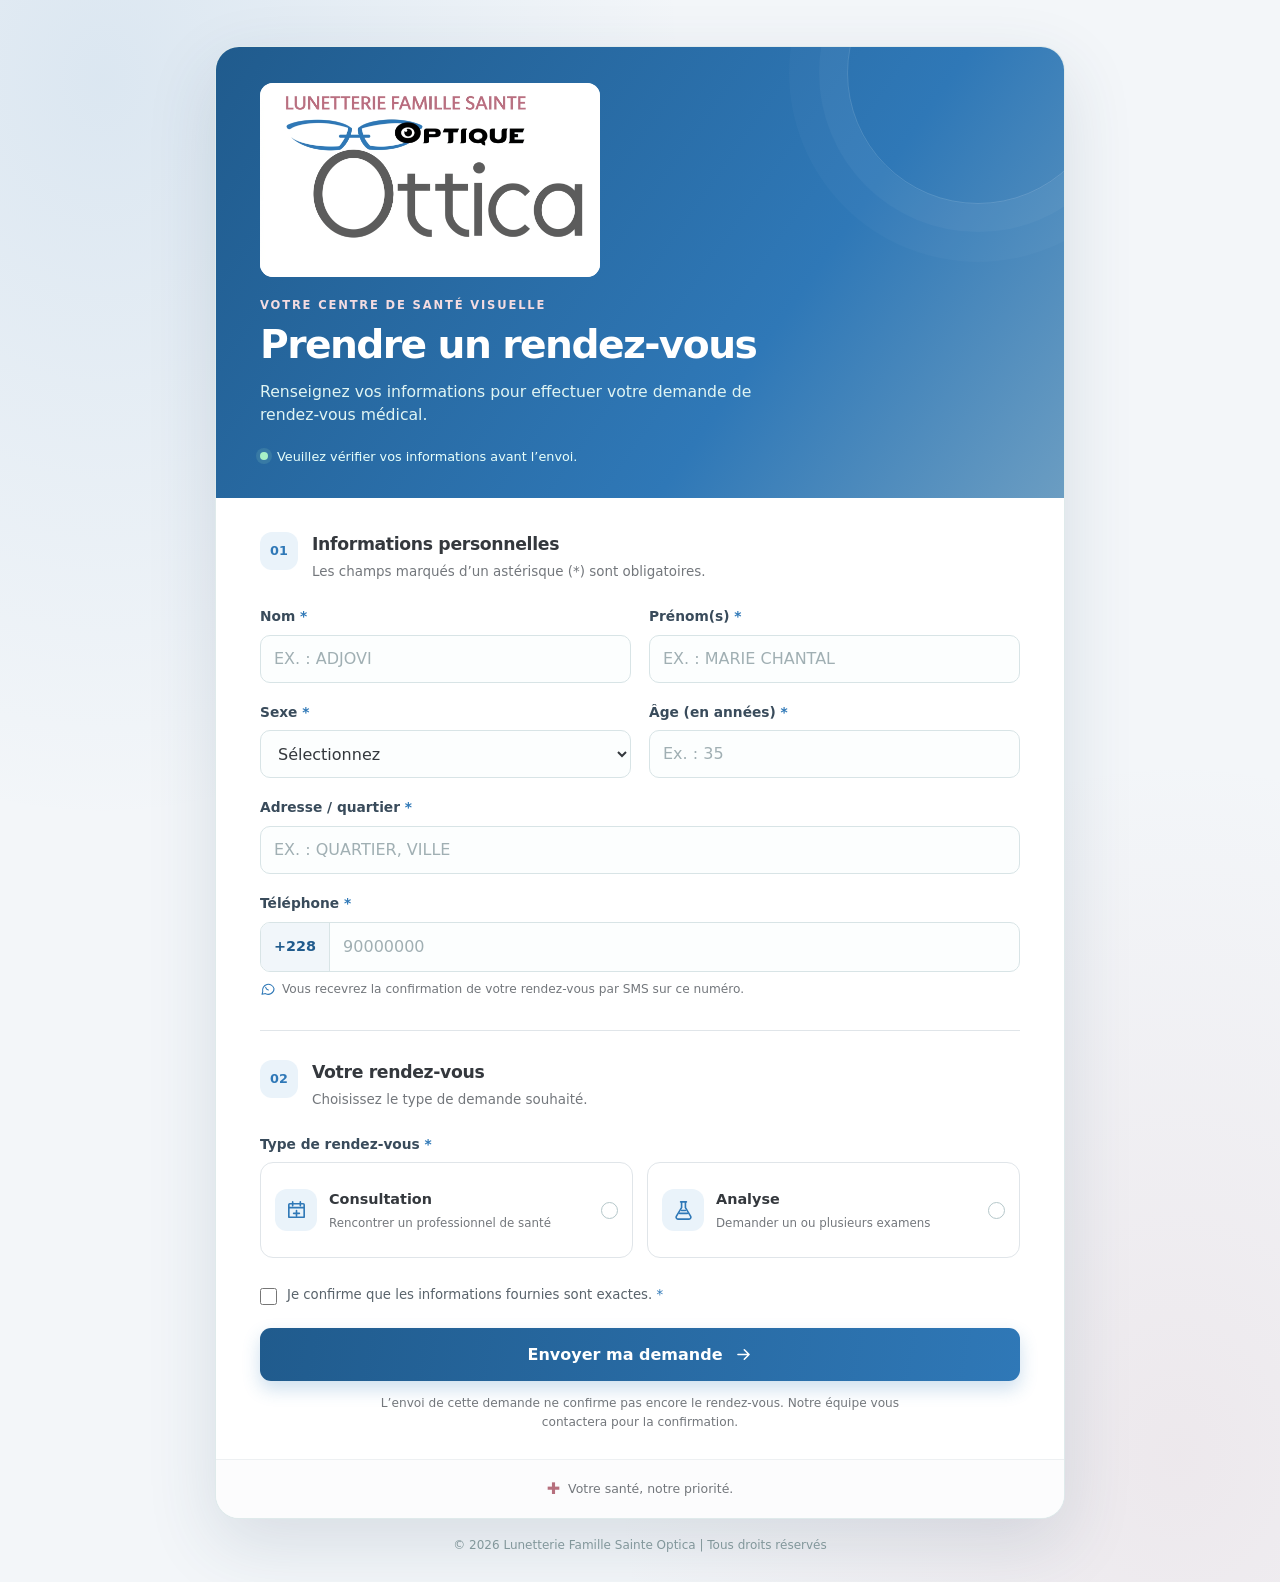
<file: index.html>
<!DOCTYPE html>
<html lang="fr">
<head>
    <meta charset="UTF-8">
    <meta name="viewport" content="width=device-width, initial-scale=1.0">
    <meta name="theme-color" content="#2f78b7">
    <meta name="description" content="Prise de rendez-vous à la Lunetterie Famille Sainte Optica.">
    <title>Prise de rendez-vous | Lunetterie Famille Sainte Optica</title>
    <link rel="icon" type="image/jpeg" href="images/medicine.png">
    <link rel="stylesheet" href="CSS/rendez-vous.css">
    <script src="JS/rendez-vous.js" defer></script>
    </head>
    <body>
    <main class="page-shell">
        <section class="appointment-card" aria-labelledby="page-title">
        <header class="hero">
            <img class="brand-logo" src="images/logo-lunetterie-famille-sainte-optica.jpe" alt="Lunetterie Famille Sainte Optica">
            <p class="eyebrow">VOTRE CENTRE DE SANTÉ VISUELLE</p>
            <h1 id="page-title">Prendre un rendez-vous</h1>
            <p class="hero-copy">Renseignez vos informations pour effectuer votre demande de rendez-vous médical.</p>
            <div class="secure-note">
            <span class="status-dot"></span>
            Veuillez vérifier vos informations avant l’envoi.
            </div>
        </header>

        <form id="appointmentForm" novalidate>
            <div class="form-content">
            <div class="section-heading">
                <span class="section-number">01</span>
                <div>
                <h2>Informations personnelles</h2>
                <p>Les champs marqués d’un astérisque (*) sont obligatoires.</p>
                </div>
            </div>

            <div class="form-grid">
                <div class="field">
                <label for="nom">Nom <span>*</span></label>
                <input id="nom" name="nom" type="text" maxlength="50" autocomplete="family-name" placeholder="Ex. : ADJOVI" required>
                <small class="error-message" id="nomError"></small>
                </div>
                <div class="field">
                <label for="prenom">Prénom(s) <span>*</span></label>
                <input id="prenom" name="prenom" type="text" maxlength="60" autocomplete="given-name" placeholder="Ex. : Marie Chantal" required>
                <small class="error-message" id="prenomError"></small>
                </div>
                <div class="field">
                <label for="sexe">Sexe <span>*</span></label>
                <select id="sexe" name="sexe" required>
                    <option value="">Sélectionnez</option>
                    <option value="F">Féminin</option>
                    <option value="M">Masculin</option>
                    <option value="Autre">Autre / préfère ne pas préciser</option>
                </select>
                <small class="error-message" id="sexeError"></small>
                </div>
                <div class="field">
                <label for="age">Âge (en années) <span>*</span></label>
                <input id="age" name="age" type="number" min="0" max="120" step="1" inputmode="numeric" placeholder="Ex. : 35" required>
                <small class="error-message" id="ageError"></small>
                </div>
                <div class="field field-full">
                <label for="adresse">Adresse / quartier <span>*</span></label>
                <input id="adresse" name="adresse" type="text" maxlength="50" autocomplete="street-address" placeholder="Ex. : quartier, ville" required>
                <small class="error-message" id="adresseError"></small>
                </div>
                <div class="field field-full">
                <label for="telephone">Téléphone <span>*</span></label>
                <div class="phone-input">
                    <span class="phone-prefix" aria-hidden="true">+228</span>
                    <input id="telephone" name="telephone" type="tel" inputmode="numeric" pattern="[0-9]*" autocomplete="tel-national" placeholder="90000000" aria-describedby="smsNote telephoneError" required>
                </div>
                <small class="field-hint" id="smsNote">
                    <svg viewBox="0 0 24 24" aria-hidden="true"><path d="M21 11.5a8.5 8.5 0 0 1-12.7 7.4L3 20l1.1-4.1A8.5 8.5 0 1 1 21 11.5Z"/><path d="M8.5 9.5c.6 2 2 3.4 4 4"/></svg>
                    Vous recevrez la confirmation de votre rendez-vous par SMS sur ce numéro.
                </small>
                <small class="error-message" id="telephoneError"></small>
                </div>
            </div>

            <div class="section-divider"></div>

            <div class="section-heading">
                <span class="section-number">02</span>
                <div>
                <h2>Votre rendez-vous</h2>
                    <p>Choisissez le type de demande souhaité.</p>
                </div>
                </div>

                <fieldset class="appointment-options">
                <legend>Type de rendez-vous <span>*</span></legend>
                <div class="option-grid">
                <label class="choice-card">
                    <input type="radio" name="typeRendezVous" value="Consultation" required>
                    <span class="choice-icon" aria-hidden="true">
                    <svg viewBox="0 0 24 24"><path d="M8 3v4m8-4v4M4 9h16M5 5h14a1 1 0 0 1 1 1v13H4V6a1 1 0 0 1 1-1Z"/><path d="M12 12v6m-3-3h6"/></svg>
                    </span>
                    <span class="choice-text"><strong>Consultation</strong><small>Rencontrer un professionnel de santé</small></span>
                    <span class="radio-indicator"></span>
                </label>
                <label class="choice-card">
                    <input type="radio" name="typeRendezVous" value="Analyse" required>
                    <span class="choice-icon" aria-hidden="true">
                    <svg viewBox="0 0 24 24"><path d="M9 3h6m-5 0v6l-5.5 9.1A2 2 0 0 0 6.2 21h11.6a2 2 0 0 0 1.7-2.9L14 9V3"/><path d="M8 15h8m-6-3h4"/></svg>
                    </span>
                    <span class="choice-text"><strong>Analyse</strong><small>Demander un ou plusieurs examens</small></span>
                    <span class="radio-indicator"></span>
                </label>
                </div>
                <small class="error-message" id="typeRendezVousError"></small>
            </fieldset>

            <section id="analysesSection" class="analyses-panel" hidden aria-labelledby="analysesTitle">
                <div class="analyses-heading">
                <div class="analysis-icon" aria-hidden="true">
                    <svg viewBox="0 0 24 24"><path d="M9 3h6m-5 0v6l-5.5 9.1A2 2 0 0 0 6.2 21h11.6a2 2 0 0 0 1.7-2.9L14 9V3"/><path d="M8 15h8"/></svg>
                </div>
                <div>
                    <h3 id="analysesTitle">Analyses à effectuer</h3>
                    <p>Choisissez une, deux ou trois analyses.</p>
                </div>
                </div>
                <p id="analysesStatus" class="field-hint" role="status" aria-live="polite"></p>
                <div class="form-grid">
                <div class="field">
                    <label for="analyse1">Analyse 1</label>
                    <select id="analyse1" name="analyse1" aria-describedby="analyse1Error">
                    <option value="">Chargement des analyses...</option>
                    </select>
                    <small class="error-message" id="analyse1Error"></small>
                </div>
                <div class="field">
                    <label for="analyse2">Analyse 2</label>
                    <select id="analyse2" name="analyse2" aria-describedby="analyse1Error">
                    <option value="">Chargement des analyses...</option>
                    </select>
                </div>
                <div class="field field-full">
                    <label for="analyse3">Analyse 3</label>
                    <select id="analyse3" name="analyse3" aria-describedby="analyse1Error">
                    <option value="">Chargement des analyses...</option>
                    </select>
                </div>
                </div>
            </section>

            <label class="consent-check">
                <input id="confirmation" name="confirmation" type="checkbox" required>
                <span>Je confirme que les informations fournies sont exactes. <span>*</span></span>
            </label>
            <small class="error-message" id="confirmationError"></small>

            <div class="form-alert" id="formAlert" role="alert" aria-live="polite" hidden></div>

            <button class="submit-button" type="submit">
                <span>Envoyer ma demande</span>
                <svg viewBox="0 0 24 24" aria-hidden="true"><path d="M5 12h14m-6-6 6 6-6 6"/></svg>
            </button>
            <p class="form-footnote">L’envoi de cette demande ne confirme pas encore le rendez-vous. Notre équipe vous contactera pour la confirmation.</p>
            </div>
        </form>
        <footer class="card-footer">
            <span class="footer-cross" aria-hidden="true">✚</span>
            <span>Votre santé, notre priorité.</span>
        </footer>
        </section>
        <p class="page-note">© 2026 Lunetterie Famille Sainte Optica | Tous droits réservés</p>
    </main>
    </body>
</html>
</file>
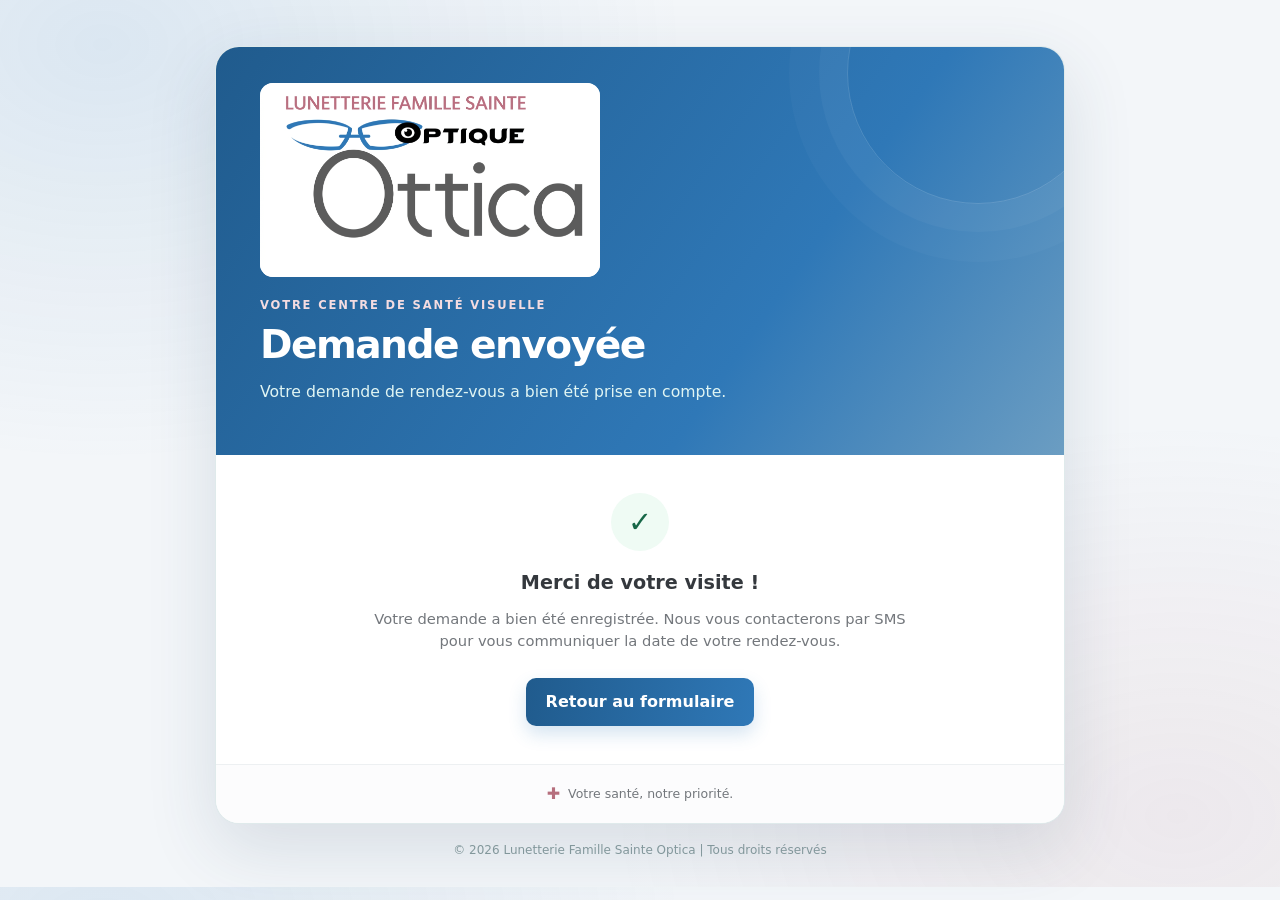
<file: message-confirme.html>
<!DOCTYPE html>
<html lang="fr">
<head>
    <meta charset="UTF-8">
    <meta name="viewport" content="width=device-width, initial-scale=1.0">
    <meta name="theme-color" content="#2f78b7">
    <meta name="description" content="Confirmation de votre demande de rendez-vous.">
    <title>Demande envoyée | Lunetterie Famille Sainte Optica</title>
    <link rel="icon" type="image/jpeg" href="images/medicine.png">
    <link rel="stylesheet" href="CSS/rendez-vous.css">
</head>
<body>
    <main class="page-shell">
        <section class="appointment-card" aria-labelledby="page-title">
            <header class="hero">
                <img class="brand-logo" src="images/logo-lunetterie-famille-sainte-optica.jpe" alt="Lunetterie Famille Sainte Optica">
                <p class="eyebrow">VOTRE CENTRE DE SANTÉ VISUELLE</p>
                <h1 id="page-title">Demande envoyée</h1>
                <p class="hero-copy">Votre demande de rendez-vous a bien été prise en compte.</p>
            </header>

            <div class="confirmation-content">
                <div class="confirmation-icon" aria-hidden="true">✓</div>
                <h2>Merci de votre visite !</h2>
                <p>Votre demande a bien été enregistrée. Nous vous contacterons par SMS pour vous communiquer la date de votre rendez-vous.</p>
                <a class="back-button" href="index.html">Retour au formulaire</a>
            </div>

            <footer class="card-footer">
                <span class="footer-cross" aria-hidden="true">✚</span>
                <span>Votre santé, notre priorité.</span>
            </footer>
        </section>
        <p class="page-note">© 2026 Lunetterie Famille Sainte Optica | Tous droits réservés</p>
    </main>
</body>
</html>
</file>
<file: CSS/rendez-vous.css>
:root {
  --primary: #2f78b7;
  --primary-dark: #205b8d;
  --primary-soft: #eaf3fa;
  --accent: #b66f7d;
  --ink: #34383d;
  --muted: #73777c;
  --line: #e0e5e9;
  --surface: #ffffff;
  --page: #f3f6f9;
  --danger: #bd3e45;
  --shadow: 0 24px 70px rgba(39, 72, 101, .14);
}
* { box-sizing: border-box; }
html { min-width: 320px; }
body {
  margin: 0;
  color: var(--ink);
  background:
    radial-gradient(ellipse at 8% 5%, rgba(47, 120, 183, .12), transparent 35%),
    radial-gradient(ellipse at 92% 92%, rgba(182, 111, 125, .10), transparent 34%),
    var(--page);
  font-family: Inter, ui-sans-serif, system-ui, -apple-system, BlinkMacSystemFont, "Segoe UI", sans-serif;
  line-height: 1.5;
}
button, input, select { font: inherit; }
.page-shell { width: min(100% - 32px, 850px); margin: 46px auto 28px; }
.appointment-card {
  overflow: hidden;
  border: 1px solid rgba(220, 232, 233, .9);
  border-radius: 24px;
  background: var(--surface);
  box-shadow: var(--shadow);
}
.hero {
  position: relative;
  padding: 36px 44px 32px;
  color: white;
  background: linear-gradient(125deg, #205b8d, #2f78b7 65%, #6b9dc2);
}
.hero::after {
  position: absolute;
  right: -45px;
  top: -105px;
  width: 260px;
  height: 260px;
  border: 1px solid rgba(255,255,255,.15);
  border-radius: 50%;
  box-shadow: 0 0 0 28px rgba(255,255,255,.035), 0 0 0 58px rgba(255,255,255,.025);
  content: "";
  pointer-events: none;
}
.brand-logo { display: block; width: min(100%, 340px); height: auto; aspect-ratio: 1.75; margin-bottom: 20px; border-radius: 13px; background: white; object-fit: contain; }
.eyebrow { margin: 0 0 7px; color: #f4dce1; font-size: .72rem; font-weight: 800; letter-spacing: .16em; }
h1 { max-width: 560px; margin: 0; font-size: clamp(1.8rem, 4vw, 2.45rem); line-height: 1.15; letter-spacing: -.04em; }
.hero-copy { max-width: 540px; margin: 13px 0 20px; color: #e0f5f3; font-size: .98rem; }
.secure-note { display: flex; align-items: center; gap: 9px; color: #e7fffb; font-size: .8rem; }
.status-dot { width: 8px; height: 8px; border-radius: 50%; background: #a7f0c6; box-shadow: 0 0 0 4px rgba(167,240,198,.13); }
.form-content { padding: 34px 44px 28px; }
.section-heading { display: flex; align-items: flex-start; gap: 14px; margin-bottom: 24px; }
.section-number {
  display: grid;
  place-items: center;
  flex: 0 0 38px;
  height: 38px;
  border-radius: 12px;
  color: var(--primary);
  background: var(--primary-soft);
  font-size: .8rem;
  font-weight: 800;
}
.section-heading h2 { margin: 0 0 4px; font-size: 1.08rem; letter-spacing: -.02em; }
.section-heading p, .analyses-heading p { margin: 0; color: var(--muted); font-size: .84rem; }
.form-grid { display: grid; grid-template-columns: repeat(2, minmax(0, 1fr)); gap: 19px 18px; }
.field { min-width: 0; }
.field-full { grid-column: 1 / -1; }
.field label, .appointment-options legend {
  display: block;
  margin-bottom: 8px;
  color: #394b5b;
  font-size: .86rem;
  font-weight: 700;
}
.field label > span, .appointment-options legend > span, .consent-check > span > span { color: var(--primary); }
input:not([type="radio"]):not([type="checkbox"]), select {
  width: 100%;
  min-height: 48px;
  padding: 11px 13px;
  border: 1px solid #d8e4e6;
  border-radius: 10px;
  outline: none;
  color: var(--ink);
  background: #fcfefe;
  transition: border-color .18s ease, box-shadow .18s ease, background .18s ease;
}
#nom, #prenom, #adresse { text-transform: uppercase; }
input::placeholder { color: #a0afb3; }
input:focus, select:focus {
  border-color: var(--primary);
  background: white;
  box-shadow: 0 0 0 3px rgba(47,120,183,.14);
}
input[aria-invalid="true"], select[aria-invalid="true"] { border-color: var(--danger); }
.phone-input { display: flex; align-items: center; overflow: hidden; border: 1px solid #d8e4e6; border-radius: 10px; background: #fcfefe; }
.phone-input:focus-within { border-color: var(--primary); box-shadow: 0 0 0 3px rgba(47,120,183,.14); }
.phone-prefix { align-self: stretch; display: grid; place-items: center; padding: 0 13px; border-right: 1px solid #d8e4e6; color: var(--primary-dark); background: #f1f6fa; font-size: .9rem; font-weight: 700; }
.phone-input input:not([type="radio"]):not([type="checkbox"]) { min-width: 0; border: 0; border-radius: 0; box-shadow: none; background: transparent; }
.field-hint { display: flex; align-items: flex-start; gap: 6px; margin-top: 8px; color: var(--muted); font-size: .76rem; }
.field-hint svg { flex: 0 0 16px; width: 16px; height: 16px; margin-top: 1px; fill: none; stroke: var(--primary); stroke-width: 1.6; stroke-linecap: round; stroke-linejoin: round; }
.error-message { display: block; min-height: 0; margin-top: 5px; color: var(--danger); font-size: .76rem; }
.error-message:empty { display: none; }
.section-divider { height: 1px; margin: 32px 0 29px; background: var(--line); }
.appointment-options { min-width: 0; margin: 0; padding: 0; border: 0; }
.appointment-options legend { padding: 0; }
.option-grid { display: grid; grid-template-columns: repeat(2, minmax(0, 1fr)); gap: 14px; }
.choice-card {
  position: relative;
  display: flex;
  align-items: center;
  gap: 12px;
  min-height: 96px;
  padding: 16px 14px;
  border: 1px solid var(--line);
  border-radius: 13px;
  cursor: pointer;
  transition: border-color .18s ease, background .18s ease, box-shadow .18s ease;
}
.choice-card:hover { border-color: #9abbd6; }
.choice-card:has(input:checked) { border-color: var(--primary); background: #f1f7fc; box-shadow: 0 0 0 2px rgba(47,120,183,.09); }
.choice-card input { position: absolute; width: 1px; height: 1px; opacity: 0; }
.choice-card:focus-within { outline: 3px solid rgba(47,120,183,.22); outline-offset: 2px; }
.choice-icon, .analysis-icon { display: grid; place-items: center; flex: 0 0 42px; width: 42px; height: 42px; border-radius: 12px; color: var(--primary); background: var(--primary-soft); }
.choice-icon svg, .analysis-icon svg { width: 23px; height: 23px; fill: none; stroke: currentColor; stroke-width: 1.7; stroke-linecap: round; stroke-linejoin: round; }
.choice-text { display: flex; flex: 1; flex-direction: column; gap: 4px; }
.choice-text strong { font-size: .9rem; }
.choice-text small { color: var(--muted); font-size: .74rem; line-height: 1.4; }
.radio-indicator { flex: 0 0 17px; width: 17px; height: 17px; border: 1.5px solid #b5c7ca; border-radius: 50%; }
.choice-card:has(input:checked) .radio-indicator { border: 5px solid var(--primary); }
.analyses-panel { margin-top: 22px; padding: 22px; border: 1px solid #d5e5f1; border-radius: 15px; background: #f5f9fc; animation: reveal .25s ease both; }
.analyses-panel[hidden] { display: none; }
.analyses-heading { display: flex; align-items: center; gap: 12px; margin-bottom: 20px; }
.analyses-heading h3 { margin: 0 0 3px; font-size: .98rem; }
.optional-label { color: var(--muted) !important; font-size: .75rem; font-weight: 500; }
.consent-check { display: flex; align-items: flex-start; gap: 10px; margin-top: 27px; color: #59636b; font-size: .83rem; cursor: pointer; }
.consent-check input { flex: 0 0 17px; width: 17px; height: 17px; margin: 3px 0 0; accent-color: var(--primary); }
.form-alert { margin-top: 18px; padding: 12px 14px; border-radius: 10px; font-size: .86rem; }
.form-alert.error { border: 1px solid #f0c8ca; color: #8d292f; background: #fff4f4; }
.form-alert.success { border: 1px solid #b8e3ce; color: #176747; background: #effbf4; }
.confirmation-content { padding: 38px 44px; text-align: center; }
.confirmation-icon {
  display: grid;
  place-items: center;
  width: 58px;
  height: 58px;
  margin: 0 auto 18px;
  border-radius: 50%;
  color: #176747;
  background: #effbf4;
  font-size: 1.8rem;
  font-weight: 700;
}
.confirmation-content h2 { margin: 0 0 10px; font-size: 1.2rem; }
.confirmation-content p { max-width: 560px; margin: 0 auto; color: var(--muted); font-size: .92rem; }
.back-button {
  display: inline-flex;
  align-items: center;
  justify-content: center;
  min-height: 48px;
  margin-top: 26px;
  padding: 12px 20px;
  border-radius: 10px;
  color: white;
  background: linear-gradient(100deg, var(--primary-dark), var(--primary));
  box-shadow: 0 8px 18px rgba(47,120,183,.2);
  font-weight: 700;
  text-decoration: none;
}
.back-button:hover { background: var(--primary-dark); }
.back-button:focus-visible { outline: 3px solid #9dc3e1; outline-offset: 3px; }
.submit-button {
  display: flex;
  align-items: center;
  justify-content: center;
  gap: 11px;
  width: 100%;
  min-height: 53px;
  margin-top: 23px;
  padding: 13px 18px;
  border: 0;
  border-radius: 11px;
  color: white;
  background: linear-gradient(100deg, var(--primary-dark), var(--primary));
  box-shadow: 0 8px 18px rgba(47,120,183,.24);
  font-weight: 750;
  cursor: pointer;
  transition: transform .18s ease, box-shadow .18s ease;
}
.submit-button:hover { transform: translateY(-1px); box-shadow: 0 11px 23px rgba(47,120,183,.3); }
.submit-button:focus-visible { outline: 3px solid #9dc3e1; outline-offset: 3px; }
.submit-button svg { width: 19px; fill: none; stroke: currentColor; stroke-width: 2; stroke-linecap: round; stroke-linejoin: round; }
.form-footnote { margin: 13px auto 0; max-width: 570px; color: var(--muted); font-size: .76rem; text-align: center; }
.card-footer { display: flex; align-items: center; justify-content: center; gap: 8px; padding: 17px; border-top: 1px solid #edf0f2; color: #73777c; background: #fcfcfd; font-size: .78rem; }
.footer-cross { color: var(--accent); font-size: 1rem; }
.page-note { margin: 17px 8px 0; color: #82979b; font-size: .75rem; text-align: center; }
@keyframes reveal { from { opacity: 0; transform: translateY(-5px); } to { opacity: 1; transform: translateY(0); } }
@media (max-width: 620px) {
  .page-shell { width: min(100% - 20px, 850px); margin: 12px auto 20px; }
  .appointment-card { border-radius: 18px; }
  .hero { padding: 27px 22px 25px; }
  .brand-logo { width: min(100%, 300px); margin-bottom: 17px; }
  .form-content { padding: 27px 21px 23px; }
  .confirmation-content { padding: 32px 21px; }
  .form-grid { grid-template-columns: 1fr; gap: 16px; }
  .field-full { grid-column: auto; }
  .option-grid { grid-template-columns: 1fr; gap: 10px; }
  .choice-card { min-height: 82px; }
  .section-divider { margin: 27px 0 25px; }
  .analyses-panel { padding: 17px 14px; }
}
@media (prefers-reduced-motion: reduce) {
  *, *::before, *::after { scroll-behavior: auto !important; animation-duration: .01ms !important; transition-duration: .01ms !important; }
}
</file>
